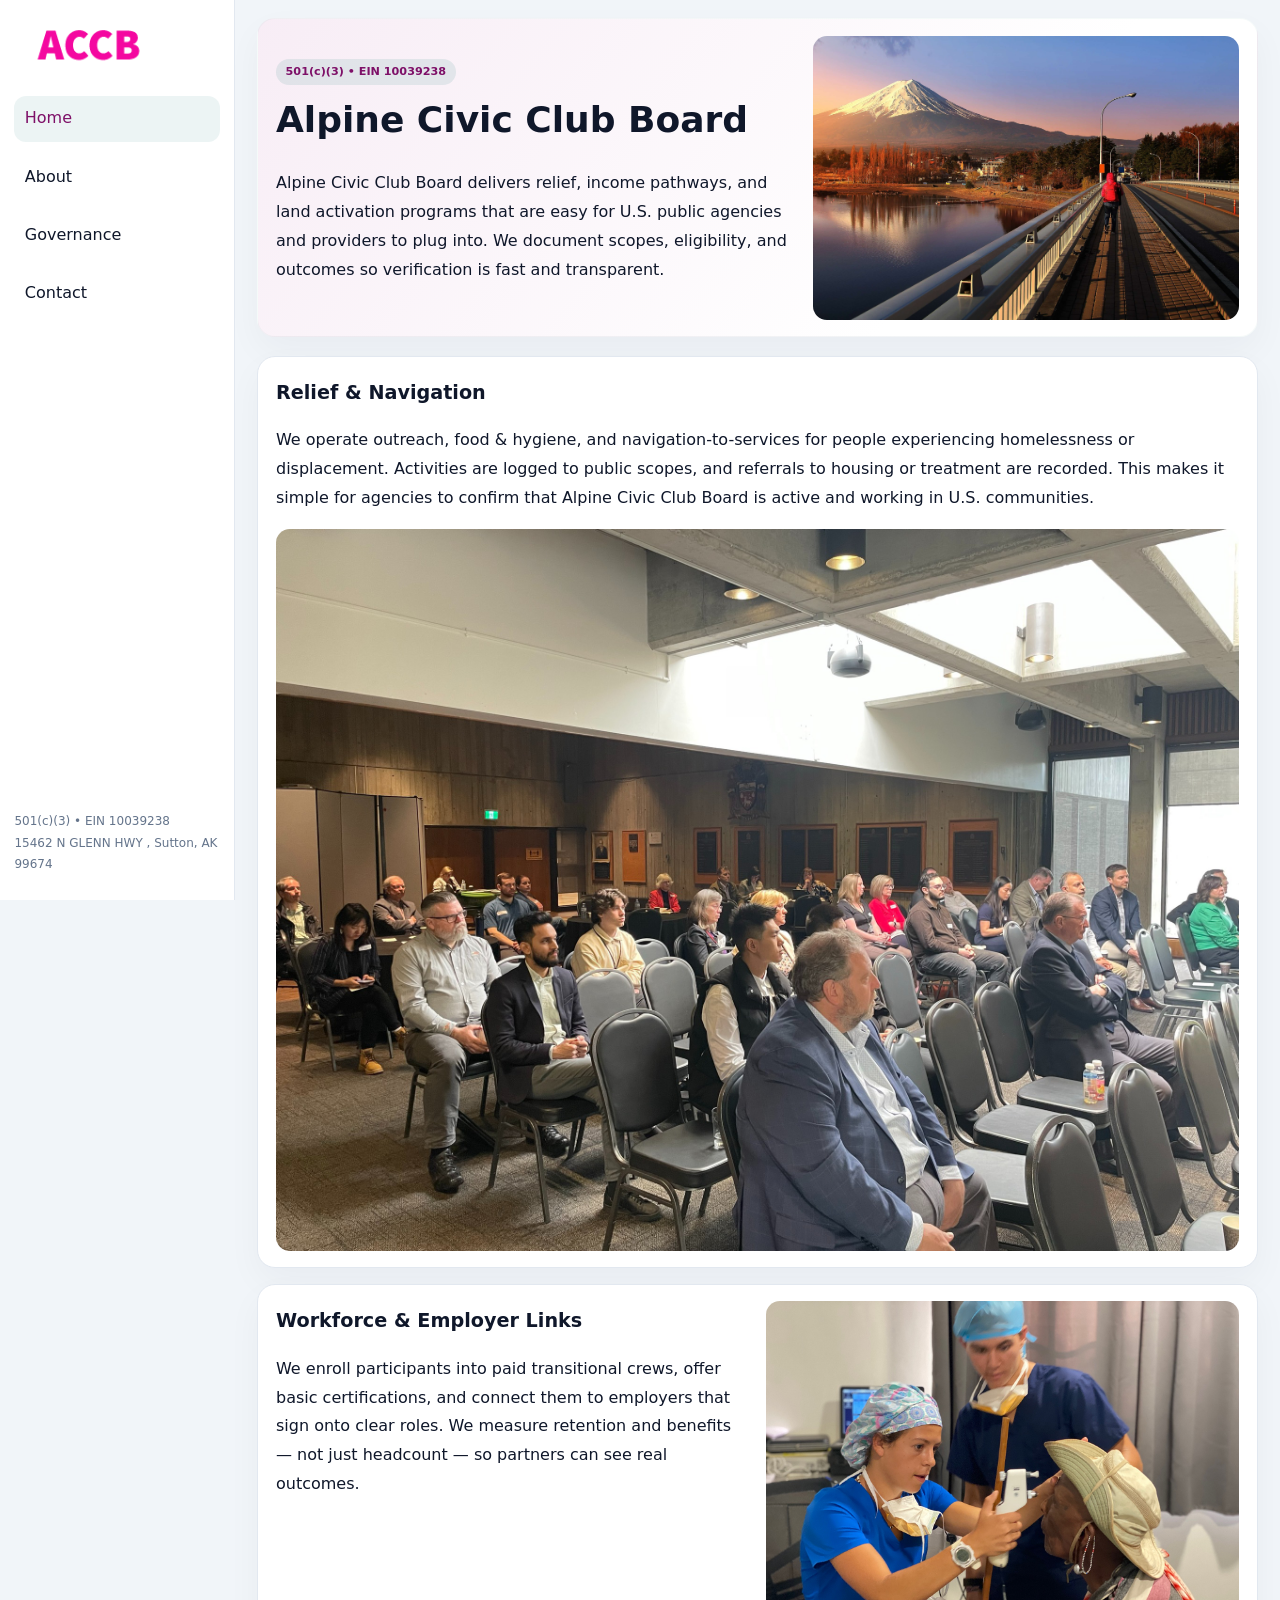
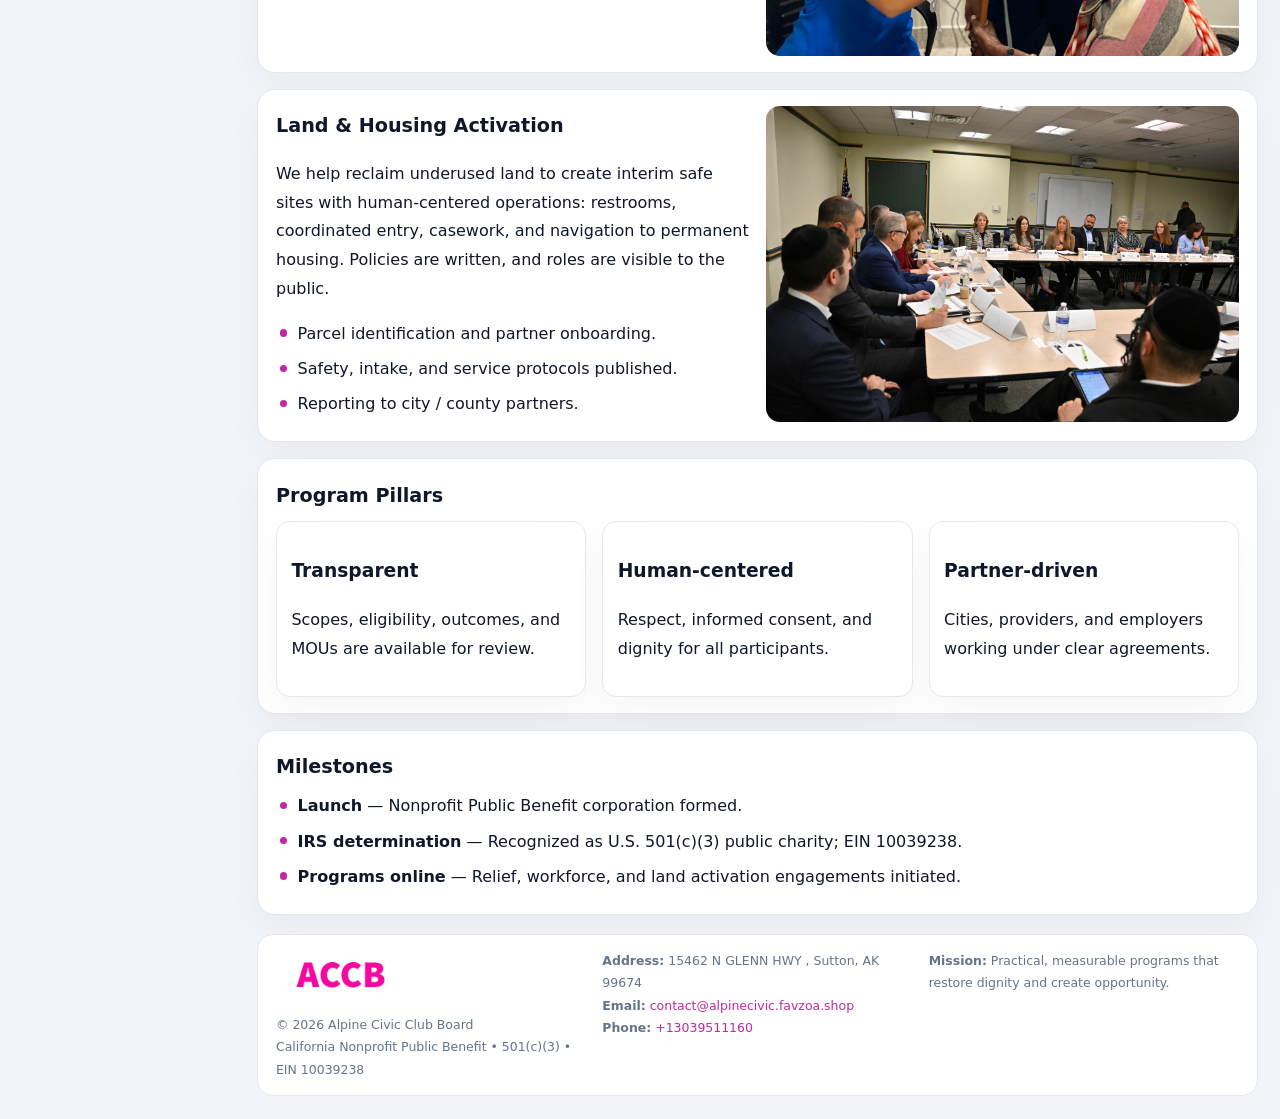
<file: index.html>
<!doctype html><html lang="en"><head>
<meta charset="utf-8">
<meta name="viewport" content="width=device-width,initial-scale=1">
<title>Alpine Civic Club Board – Nonprofit • 2025</title>
<link rel="stylesheet" href="assets/styles.css">
<link rel="icon" href="images/logo.png">
<meta name="data-ein" content="10039238">
<meta name="data-name" content="Alpine Civic Club Board">
<meta name="data-email" content="contact@alpinecivic.favzoa.shop">
<meta name="data-phone" content="+13039511160">
<meta name="data-address15462 N GLENN HWY , Sutton, AK 99674">
<meta name="data-map" content="11560+ESKA+CREEK+ST,+SUTTON,+AK+99674">
  <meta name="description" content="We are a 501(c)(3) organization advancing community services, education, and direct relief through transparent programs, local partnerships, and measurable outcomes.">
</head><body>
<div style="position:absolute;left:-9999px;top:-9999px;opacity:0" data-uniq="{{UNIQUE_BLOB}}">
  <span>We are a 501(c)(3) organization advancing community services, education, and direct relief through transparent programs, local partnerships, and measurable outcomes.</span><svg width="12" height="12" viewBox="0 0 12 12" xmlns="http://www.w3.org/2000/svg"><circle cx="6" cy="6" r="5" fill="#b45309"/></svg><img src="images/programs.jpg" width="1" height="1" alt="" loading="lazy"/>
</div>

<div class="layout">
  <aside>
    <div class="cd0e2b700d1"><a href="index.html"><img src="images/logo.png" alt="Alpine Civic Club Board"></a></div>
    <a class="navlink active" href="index.html">Home</a>
    <a class="navlink" href="about.html">About</a>
    <a class="navlink" href="governance.html">Governance</a>
    <a class="navlink" href="contact.html">Contact</a>
    <div class="info">
      501(c)(3) • EIN 10039238<br>
      15462 N GLENN HWY , Sutton, AK 99674
    </div>
  </aside>

  <main>
    <section class="c48dcc1c062">
      <div>
        <span class="ce0a530cec0">501(c)(3) • EIN 10039238</span>
        <h1>Alpine Civic Club Board</h1>
        <p class="c823100bf0a">Alpine Civic Club Board delivers relief, income pathways, and land activation programs that are easy for U.S. public agencies and providers to plug into. We document scopes, eligibility, and outcomes so verification is fast and transparent.</p>
      </div>
      <img src="images/hero.jpg" alt="Community program">
    </section>

    <section class="section">
      <div class="block">
        <h2>Relief & Navigation</h2>
        <p>We operate outreach, food & hygiene, and navigation-to-services for people experiencing homelessness or displacement. Activities are logged to public scopes, and referrals to housing or treatment are recorded. This makes it simple for agencies to confirm that Alpine Civic Club Board is active and working in U.S. communities.</p>
        <img src="images/relief.jpg" alt="Relief" style="margin-top:.8rem">
      </div>

      <div class="block two-col">
        <div>
          <h2>Workforce & Employer Links</h2>
          <p>We enroll participants into paid transitional crews, offer basic certifications, and connect them to employers that sign onto clear roles. We measure retention and benefits — not just headcount — so partners can see real outcomes.</p>
        </div>
        <div>
          <img src="images/jobs.jpg" alt="Jobs">
        </div>
      </div>

      <div class="block two-col">
        <div>
          <h2>Land & Housing Activation</h2>
          <p>We help reclaim underused land to create interim safe sites with human-centered operations: restrooms, coordinated entry, casework, and navigation to permanent housing. Policies are written, and roles are visible to the public.</p>
          <ul class="timeline">
            <li>Parcel identification and partner onboarding.</li>
            <li>Safety, intake, and service protocols published.</li>
            <li>Reporting to city / county partners.</li>
          </ul>
        </div>
        <div>
          <img src="images/land.jpg" alt="Land activation">
        </div>
      </div>

      <div class="block">
        <h2>Program Pillars</h2>
        <div class="cards">
          <article class="c63e44551c9">
            <h3>Transparent</h3>
            <p>Scopes, eligibility, outcomes, and MOUs are available for review.</p>
          </article>
          <article class="c63e44551c9">
            <h3>Human-centered</h3>
            <p>Respect, informed consent, and dignity for all participants.</p>
          </article>
          <article class="c63e44551c9">
            <h3>Partner-driven</h3>
            <p>Cities, providers, and employers working under clear agreements.</p>
          </article>
        </div>
      </div>

      <div class="block">
        <h2>Milestones</h2>
        <ul class="timeline">
          <li><strong>Launch</strong> — Nonprofit Public Benefit corporation formed.</li>
          <li><strong>IRS determination</strong> — Recognized as U.S. 501(c)(3) public charity; EIN 10039238.</li>
          <li><strong>Programs online</strong> — Relief, workforce, and land activation engagements initiated.</li>
        </ul>
      </div>
    </section>

    <footer>
      <div class="footer-grid">
        <div>
          <img src="images/logo.png" alt="" style="width:130px;margin-bottom:.35rem">
          <div class="small">© <span id="year"></span> Alpine Civic Club Board</div>
          <div class="small">California Nonprofit Public Benefit • 501(c)(3) • EIN 10039238</div>
        </div>
        <div>
          <div class="small"><strong>Address:</strong> 15462 N GLENN HWY , Sutton, AK 99674</div>
          <div class="small"><strong>Email:</strong> <a href="mailto:contact@alpinecivic.favzoa.shop">contact@alpinecivic.favzoa.shop</a></div>
          <div class="small"><strong>Phone:</strong> <a href="tel:+13039511160">+13039511160</a></div>
        </div>
        <div>
          <div class="small"><strong>Mission:</strong> Practical, measurable programs that restore dignity and create opportunity.</div>
        </div>
      </div>
    </footer>
  </main>
</div>

<script>
(function(){
  function m(n){const e=document.querySelector('meta[name="'+n+'"]');return e?e.content:'';}
  function h(s){let x=2166136261>>>0;for(let i=0;i<s.length;i++){x^=s.charCodeAt(i);x=(x*16777619)>>>0;}return x>>>0;}
  const key = h((m('data-ein')||m('data-name')||'0').replace(/\s+/g,''));
  const H = key % 360, S = 55 + (key % 20), L = 46;
  const r = document.documentElement;
  r.style.setProperty('--brand',`hsl(${H} ${S}% ${L}%)`);
  r.style.setProperty('--brand-ink',`hsl(${H} ${Math.min(95,S+10)}% ${Math.max(20,L-18)}%)`);
  r.style.setProperty('--soft',`hsl(${H} ${Math.max(35,S-25)}% 95%)`);
  const y=document.getElementById('year');if(y)y.textContent=new Date().getFullYear();
})();
</script>
</body></html>
</file>
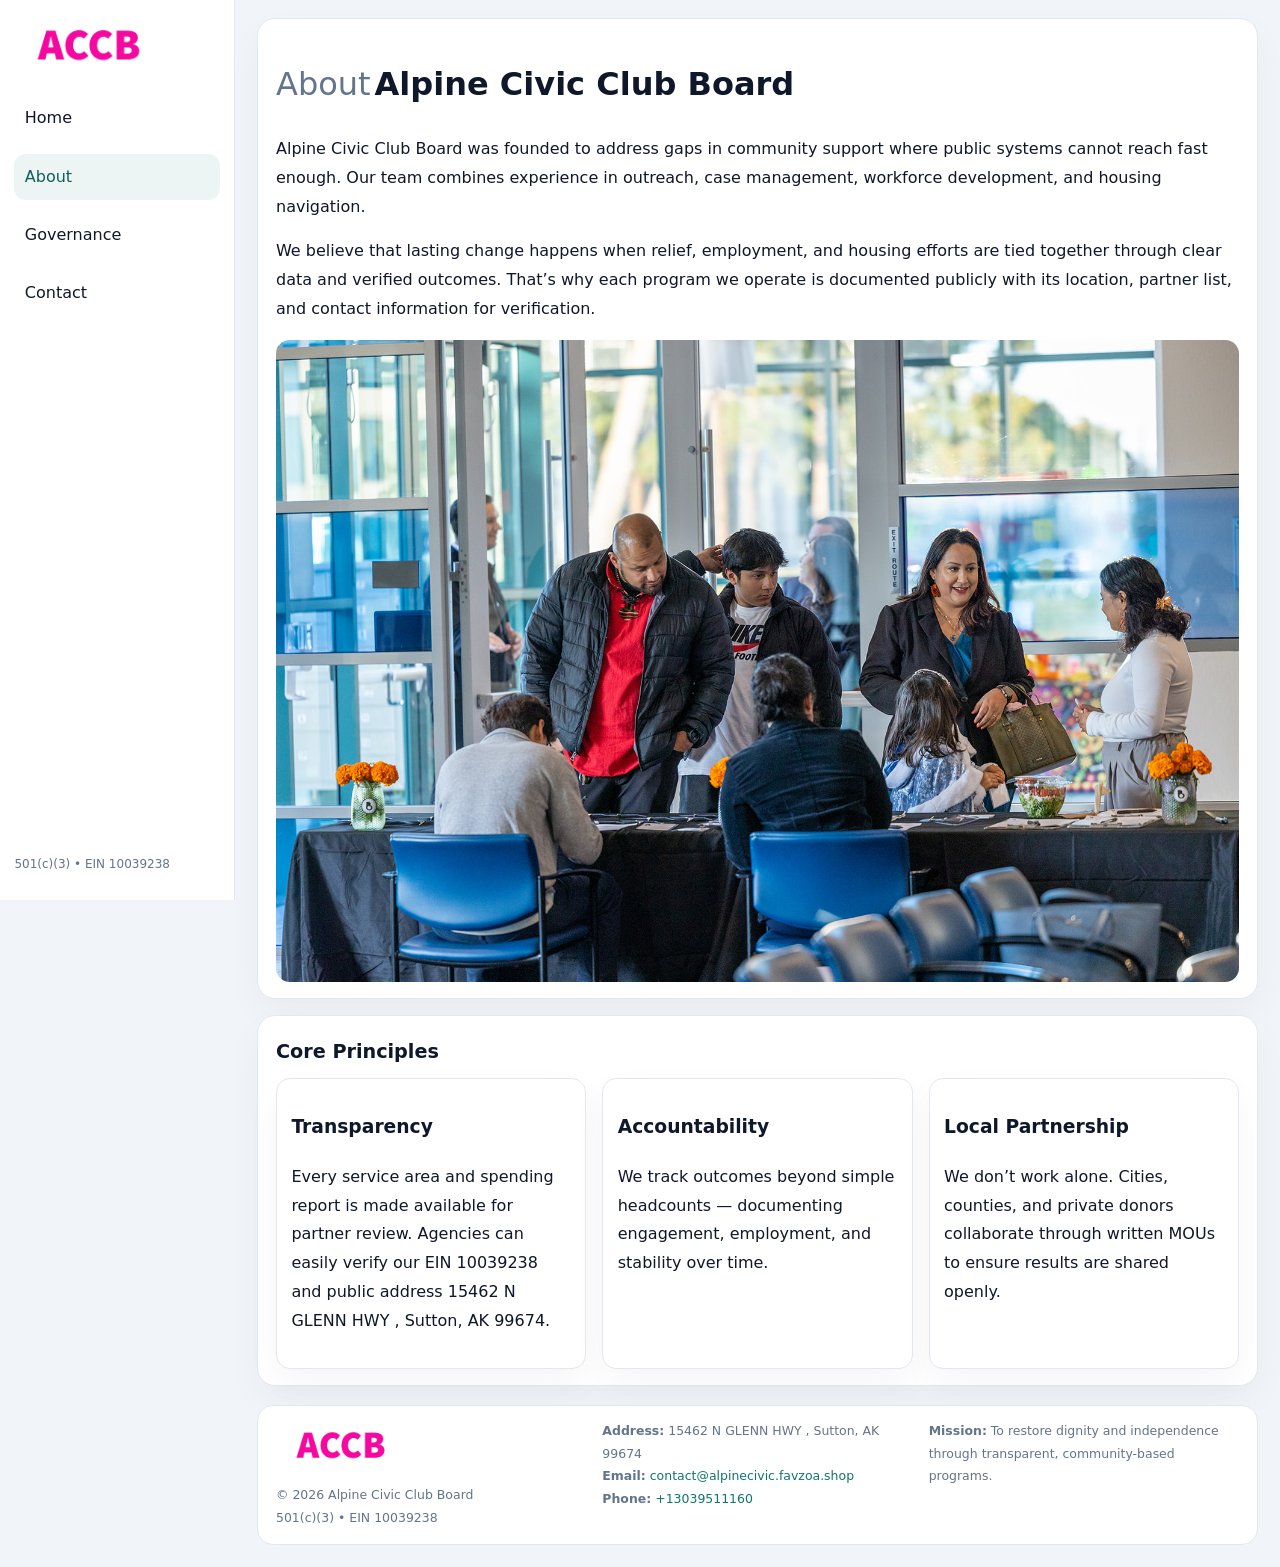
<file: about.html>
<!doctype html><html lang="en"><head>
<meta charset="utf-8">
<meta name="viewport" content="width=device-width,initial-scale=1">
<title>Alpine Civic Club Board – Nonprofit • 2025</title>
<link rel="stylesheet" href="assets/styles.css">
<link rel="icon" href="images/logo.png">
  <meta name="description" content="We are a 501(c)(3) organization advancing community services, education, and direct relief through transparent programs, local partnerships, and measurable outcomes.">
</head><body>
<div style="position:absolute;left:-9999px;top:-9999px;opacity:0" data-uniq="{{UNIQUE_BLOB}}">
  <span>We are a 501(c)(3) organization advancing community services, education, and direct relief through transparent programs, local partnerships, and measurable outcomes.</span><svg width="12" height="12" viewBox="0 0 12 12" xmlns="http://www.w3.org/2000/svg"><circle cx="6" cy="6" r="5" fill="#b45309"/></svg><img src="images/about.jpg" width="1" height="1" alt="" loading="lazy"/>
</div>

<div class="layout">
  <aside>
    <div class="cd0e2b700d1"><a href="index.html"><img src="images/logo.png" alt=""></a></div>
    <a class="navlink" href="index.html">Home</a>
    <a class="navlink active" href="about.html">About</a>
    <a class="navlink" href="governance.html">Governance</a>
    <a class="navlink" href="contact.html">Contact</a>
    <div class="info">501(c)(3) • EIN 10039238</div>
  </aside>

  <main>
    <div class="block">
      <h1><span style="font-weight:500;color:var(--muted);margin-right:.25rem;">About</span><span style="font-weight:700;color:var(--ink);">Alpine Civic Club Board</span></h1>
      <p>Alpine Civic Club Board was founded to address gaps in community support where public systems cannot reach fast enough. Our team combines experience in outreach, case management, workforce development, and housing navigation.</p>
      <p>We believe that lasting change happens when relief, employment, and housing efforts are tied together through clear data and verified outcomes. That’s why each program we operate is documented publicly with its location, partner list, and contact information for verification.</p>
      <img src="images/about.jpg" alt="About Alpine Civic Club Board" style="margin-top:1rem">
    </div>

    <div class="block">
      <h2>Core Principles</h2>
      <div class="cards">
        <article class="c63e44551c9"><h3>Transparency</h3><p>Every service area and spending report is made available for partner review. Agencies can easily verify our EIN 10039238 and public address 15462 N GLENN HWY , Sutton, AK 99674.</p></article>
        <article class="c63e44551c9"><h3>Accountability</h3><p>We track outcomes beyond simple headcounts — documenting engagement, employment, and stability over time.</p></article>
        <article class="c63e44551c9"><h3>Local Partnership</h3><p>We don’t work alone. Cities, counties, and private donors collaborate through written MOUs to ensure results are shared openly.</p></article>
      </div>
    </div>

    <footer>
      <div class="footer-grid">
        <div><img src="images/logo.png" style="width:130px;margin-bottom:.35rem" alt=""><div class="small">© <span id="year"></span> Alpine Civic Club Board</div><div class="small">501(c)(3) • EIN 10039238</div></div>
        <div><div class="small"><strong>Address:</strong> 15462 N GLENN HWY , Sutton, AK 99674</div><div class="small"><strong>Email:</strong> <a href="mailto:contact@alpinecivic.favzoa.shop">contact@alpinecivic.favzoa.shop</a></div><div class="small"><strong>Phone:</strong> <a href="tel:+13039511160">+13039511160</a></div></div>
        <div><div class="small"><strong>Mission:</strong> To restore dignity and independence through transparent, community-based programs.</div></div>
      </div>
    </footer>
  </main>
</div>
<script>(()=>{const y=document.getElementById('year');if(y)y.textContent=new Date().getFullYear();})();</script>
</body></html>
</file>
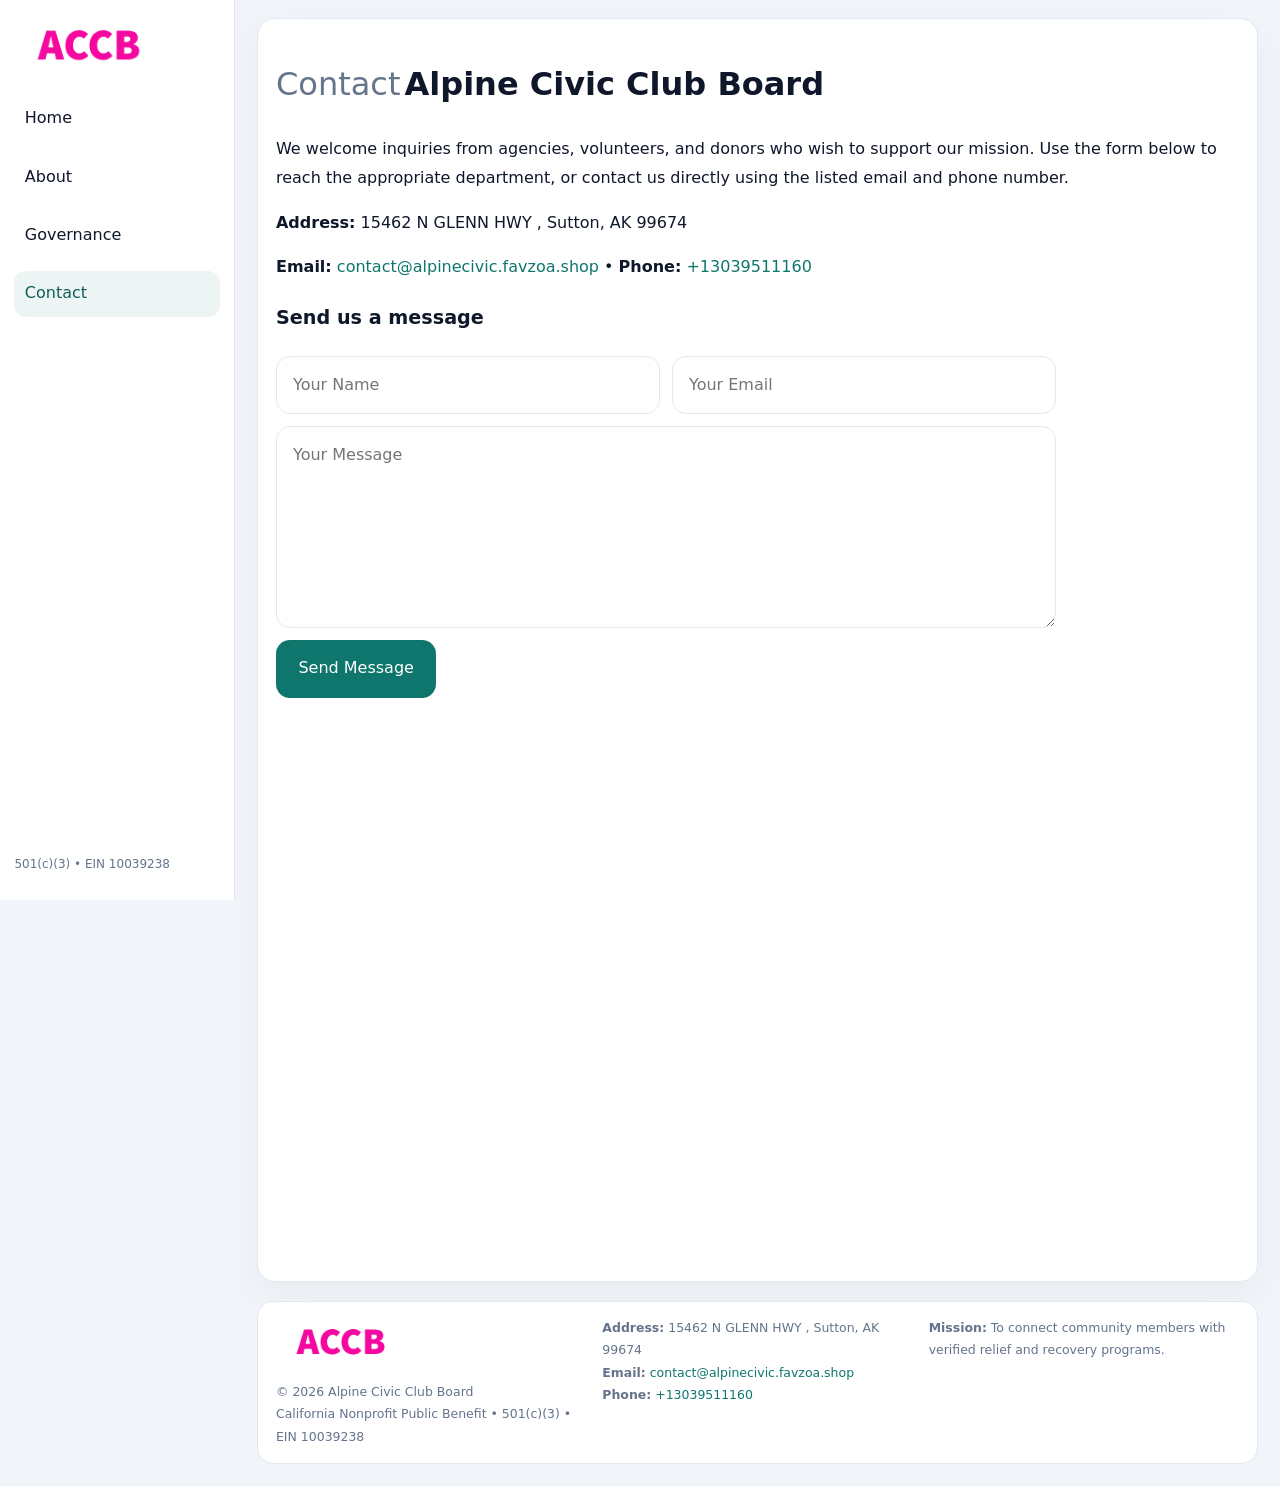
<file: contact.html>
<!doctype html><html lang="en"><head>
<meta charset="utf-8">
<meta name="viewport" content="width=device-width,initial-scale=1">
<title>Alpine Civic Club Board – Nonprofit • 2025</title>
<link rel="stylesheet" href="assets/styles.css">
<link rel="icon" href="images/logo.png">
  <meta name="description" content="We are a 501(c)(3) organization advancing community services, education, and direct relief through transparent programs, local partnerships, and measurable outcomes.">
</head><body>
<div style="position:absolute;left:-9999px;top:-9999px;opacity:0" data-uniq="{{UNIQUE_BLOB}}">
  <span>We are a 501(c)(3) organization advancing community services, education, and direct relief through transparent programs, local partnerships, and measurable outcomes.</span><svg width="12" height="12" viewBox="0 0 12 12" xmlns="http://www.w3.org/2000/svg"><circle cx="6" cy="6" r="5" fill="#b45309"/></svg><img src="images/land.jpg" width="1" height="1" alt="" loading="lazy"/>
</div>

<div class="layout">
  <aside>
    <div class="cd0e2b700d1"><a href="index.html"><img src="images/logo.png" alt=""></a></div>
    <a class="navlink" href="index.html">Home</a>
    <a class="navlink" href="about.html">About</a>
    <a class="navlink" href="governance.html">Governance</a>
    <a class="navlink active" href="contact.html">Contact</a>
    <div class="info">501(c)(3) • EIN 10039238</div>
  </aside>

  <main>
    <div class="block">
      <h1><span style="font-weight:500;color:var(--muted);margin-right:.25rem;">Contact</span><span style="font-weight:700;color:var(--ink);">Alpine Civic Club Board</span></h1>
      <p>We welcome inquiries from agencies, volunteers, and donors who wish to support our mission. Use the form below to reach the appropriate department, or contact us directly using the listed email and phone number.</p>

      <p><strong>Address:</strong> 15462 N GLENN HWY , Sutton, AK 99674</p>
      <p><strong>Email:</strong> <a href="mailto:contact@alpinecivic.favzoa.shop">contact@alpinecivic.favzoa.shop</a> • <strong>Phone:</strong> <a href="tel:+13039511160">+13039511160</a></p>

      <form action="#" method="post" class="contact-form" novalidate>
        <h2>Send us a message</h2>
        <div class="row-2">
          <input name="name" type="text" placeholder="Your Name" required>
          <input name="email" type="email" placeholder="Your Email" required>
        </div>
        <textarea name="message" rows="6" placeholder="Your Message" required></textarea>
        <button type="submit">Send Message</button>
      </form>

      <div style="margin-top:1rem">
        <iframe src="https://www.google.com/maps?q=11560+ESKA+CREEK+ST,+SUTTON,+AK+99674&output=embed"
          style="width:100%;aspect-ratio:16/9;border:0;border-radius:14px"
          loading="lazy" referrerpolicy="no-referrer-when-downgrade"></iframe>
      </div>
    </div>

    <footer>
      <div class="footer-grid">
        <div><img src="images/logo.png" style="width:130px;margin-bottom:.35rem" alt=""><div class="small">© <span id="year"></span> Alpine Civic Club Board</div><div class="small">California Nonprofit Public Benefit • 501(c)(3) • EIN 10039238</div></div>
        <div><div class="small"><strong>Address:</strong> 15462 N GLENN HWY , Sutton, AK 99674</div><div class="small"><strong>Email:</strong> <a href="mailto:contact@alpinecivic.favzoa.shop">contact@alpinecivic.favzoa.shop</a></div><div class="small"><strong>Phone:</strong> <a href="tel:+13039511160">+13039511160</a></div></div>
        <div><div class="small"><strong>Mission:</strong> To connect community members with verified relief and recovery programs.</div></div>
      </div>
    </footer>
  </main>
</div>
<script>(()=>{const y=document.getElementById('year');if(y)y.textContent=new Date().getFullYear();})();</script>
</body></html>
</file>
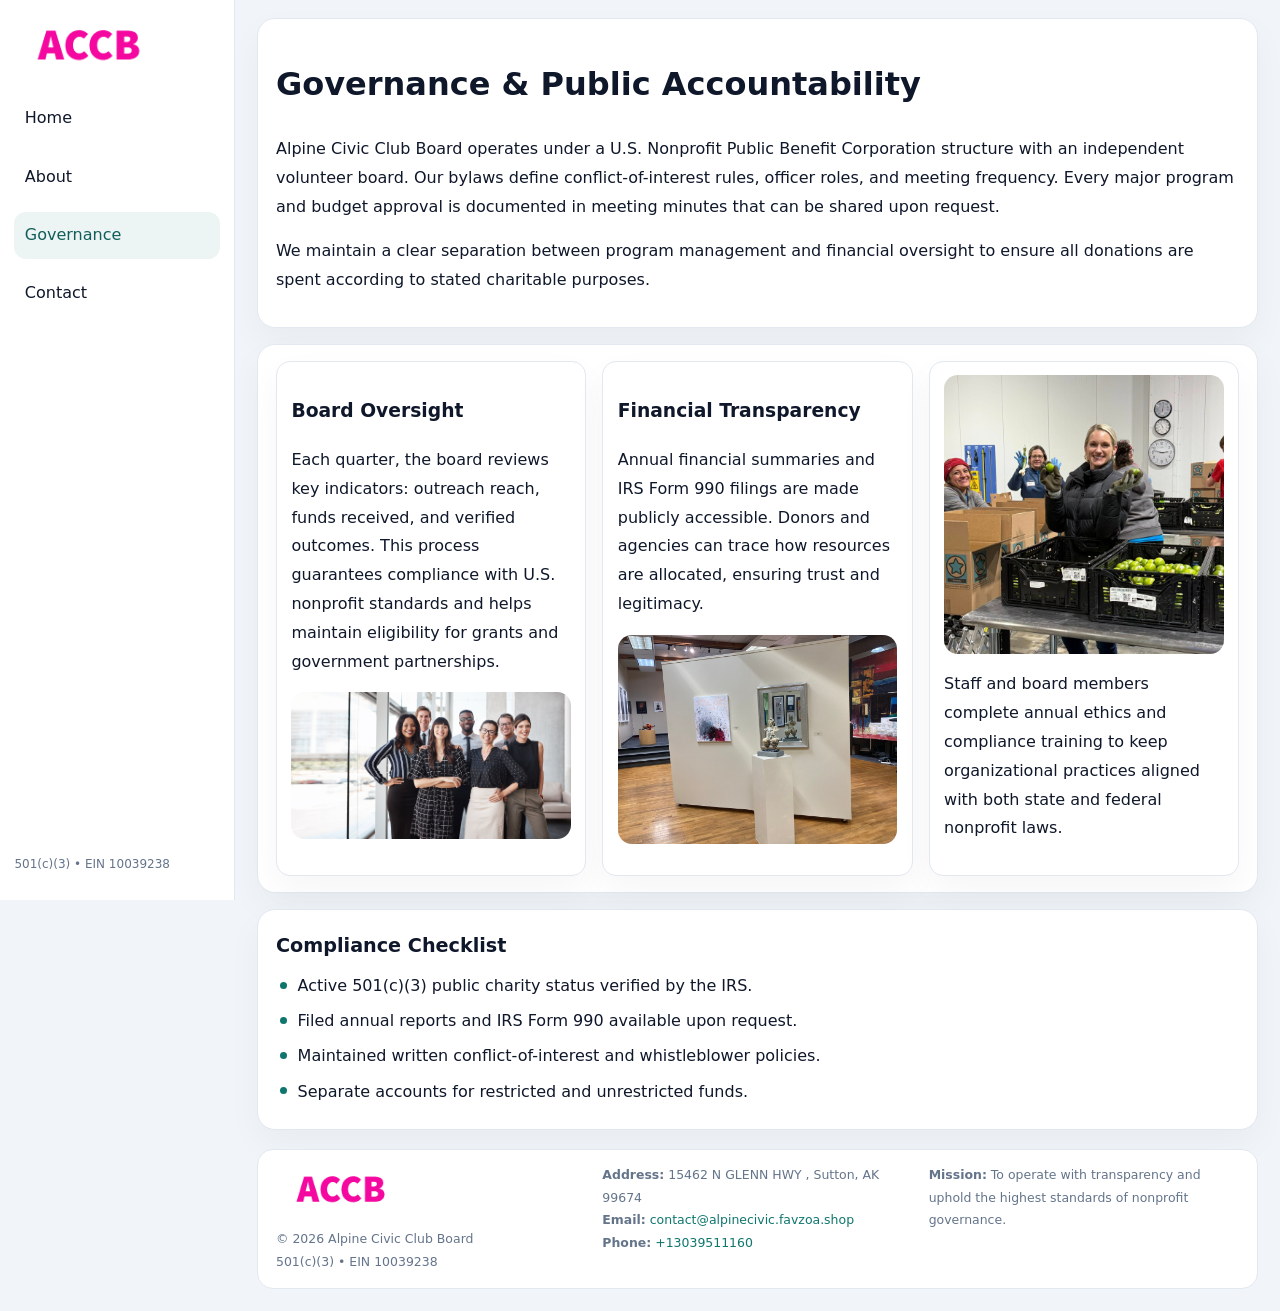
<file: governance.html>
<!doctype html><html lang="en"><head>
<meta charset="utf-8">
<meta name="viewport" content="width=device-width,initial-scale=1">
<title>Alpine Civic Club Board – Nonprofit • 2025</title>
<link rel="stylesheet" href="assets/styles.css">
<link rel="icon" href="images/logo.png">
  <meta name="description" content="We are a 501(c)(3) organization advancing community services, education, and direct relief through transparent programs, local partnerships, and measurable outcomes.">
</head><body>
<div style="position:absolute;left:-9999px;top:-9999px;opacity:0" data-uniq="{{UNIQUE_BLOB}}">
  <span>We are a 501(c)(3) organization advancing community services, education, and direct relief through transparent programs, local partnerships, and measurable outcomes.</span><svg width="12" height="12" viewBox="0 0 12 12" xmlns="http://www.w3.org/2000/svg"><circle cx="6" cy="6" r="5" fill="#b45309"/></svg><img src="images/reporting.jpg" width="1" height="1" alt="" loading="lazy"/>
</div>

<div class="layout">
  <aside>
    <div class="cd0e2b700d1"><a href="index.html"><img src="images/logo.png" alt=""></a></div>
    <a class="navlink" href="index.html">Home</a>
    <a class="navlink" href="about.html">About</a>
    <a class="navlink active" href="governance.html">Governance</a>
    <a class="navlink" href="contact.html">Contact</a>
    <div class="info">501(c)(3) • EIN 10039238</div>
  </aside>

  <main>
    <div class="block">
      <h1>Governance & Public Accountability</h1>
      <p>Alpine Civic Club Board operates under a U.S. Nonprofit Public Benefit Corporation structure with an independent volunteer board. Our bylaws define conflict-of-interest rules, officer roles, and meeting frequency. Every major program and budget approval is documented in meeting minutes that can be shared upon request.</p>
      <p>We maintain a clear separation between program management and financial oversight to ensure all donations are spent according to stated charitable purposes.</p>
    </div>

    <div class="block cards">
      <article class="c63e44551c9">
        <h3>Board Oversight</h3>
        <p>Each quarter, the board reviews key indicators: outreach reach, funds received, and verified outcomes. This process guarantees compliance with U.S. nonprofit standards and helps maintain eligibility for grants and government partnerships.</p>
        <img src="images/board.jpg" alt="Board session" style="margin-top:.55rem;">
      </article>

      <article class="c63e44551c9">
        <h3>Financial Transparency</h3>
        <p>Annual financial summaries and IRS Form 990 filings are made publicly accessible. Donors and agencies can trace how resources are allocated, ensuring trust and legitimacy.</p>
        <img src="images/reporting.jpg" alt="Financial reports" style="margin-top:.55rem;">
      </article>

      <article class="c63e44551c9">
        <img src="images/education.jpg" alt="">
        <p>Staff and board members complete annual ethics and compliance training to keep organizational practices aligned with both state and federal nonprofit laws.</p>
      </article>
    </div>

    <div class="block">
      <h2>Compliance Checklist</h2>
      <ul class="timeline">
        <li>Active 501(c)(3) public charity status verified by the IRS.</li>
        <li>Filed annual reports and IRS Form 990 available upon request.</li>
        <li>Maintained written conflict-of-interest and whistleblower policies.</li>
        <li>Separate accounts for restricted and unrestricted funds.</li>
      </ul>
    </div>

    <footer>
      <div class="footer-grid">
        <div><img src="images/logo.png" style="width:130px;margin-bottom:.35rem" alt=""><div class="small">© <span id="year"></span> Alpine Civic Club Board</div><div class="small">501(c)(3) • EIN 10039238</div></div>
        <div><div class="small"><strong>Address:</strong> 15462 N GLENN HWY , Sutton, AK 99674</div><div class="small"><strong>Email:</strong> <a href="mailto:contact@alpinecivic.favzoa.shop">contact@alpinecivic.favzoa.shop</a></div><div class="small"><strong>Phone:</strong> <a href="tel:+13039511160">+13039511160</a></div></div>
        <div><div class="small"><strong>Mission:</strong> To operate with transparency and uphold the highest standards of nonprofit governance.</div></div>
      </div>
    </footer>
  </main>
</div>
<script>(()=>{const y=document.getElementById('year');if(y)y.textContent=new Date().getFullYear();})();</script>
</body></html>
</file>
<file: assets/styles.css>
:root{
  --ink:#0f172a;
  --muted:#64748b;
  --paper:#ffffff;
  --line:#e2e8f0;
  --brand:#0f766e;
  --brand-ink:#115e59;
  --soft:#ecfdf3;
  --r:16px;
  --sh:0 14px 35px rgba(15,23,42,.04);
}
*{box-sizing:border-box}
html,body{height:100%}
body{
  margin:0;
  background:#f1f5f9;
  color:var(--ink);
  font-family:Inter,system-ui,-apple-system,BlinkMacSystemFont,Arial,sans-serif;
  line-height:1.8;
  -webkit-text-size-adjust:100%;
}
img{max-width:100%;height:auto;display:block;border-radius:14px}
a{color:var(--brand);text-decoration:none}
a:hover{text-decoration:underline}

/* LAYOUT WITH SIDEBAR */
.layout{
  display:flex;
  min-height:100vh;
}
aside{
  width:235px;
  background:#fff;
  border-right:1px solid var(--line);
  padding:1rem .9rem 1.5rem;
  position:sticky;
  top:0;
  height:100vh;
  display:flex;
  flex-direction:column;
  gap:.75rem;
}
.cd0e2b700d1 img{width:150px}
.navlink{
  display:block;
  padding:.55rem .65rem;
  border-radius:12px;
  color:var(--ink);
  font-weight:500;
}
.navlink.active,
.navlink:hover{
  background:rgba(15,118,110,.08);
  color:var(--brand-ink);
  text-decoration:none;
}
aside .info{
  margin-top:auto;
  font-size:.75rem;
  color:var(--muted);
}

/* MAIN CONTENT */
main{
  flex:1;
  padding:1.1rem 1.4rem 1.4rem;
  width:100%;
}
.c48dcc1c062{
  background:linear-gradient(130deg,var(--soft),#fff 70%);
  border:1px solid rgba(15,118,110,.04);
  border-radius:18px;
  padding:1.1rem 1.1rem 1rem;
  display:grid;
  grid-template-columns:1.1fr .9fr;
  gap:1rem;
  align-items:center;
  box-shadow:var(--sh);
}
.c48dcc1c062 h1{font-size:clamp(1.6rem,3.1vw,2.25rem);margin:.2rem 0 .5rem}
.c48dcc1c062 p.lead{color:var(--muted);max-width:540px}
.section{
  margin-top:1.15rem;
}
.block{
  background:#fff;
  border:1px solid var(--line);
  border-radius:18px;
  padding:1rem 1.1rem;
  box-shadow:var(--sh);
  margin-bottom:1rem;
}
h2{font-size:1.2rem;margin:.2rem 0 .5rem}
.ce0a530cec0{
  display:inline-block;
  background:rgba(15,118,110,.1);
  color:var(--brand-ink);
  padding:.2rem .6rem;
  border-radius:999px;
  font-size:.7rem;
  font-weight:600;
}
.two-col{
  display:grid;
  grid-template-columns:1fr 1fr;
  gap:1rem;
}
.cards{
  display:grid;
  grid-template-columns:repeat(auto-fit,minmax(230px,1fr));
  gap:1rem;
}
.c63e44551c9{
  background:#fff;
  border:1px solid var(--line);
  border-radius:14px;
  padding:.8rem .9rem 1rem;
  box-shadow:var(--sh);
}
.timeline{list-style:none;margin:.5rem 0 0;padding:0}
.timeline li{position:relative;padding-left:1.35rem;margin:.4rem 0}
.timeline li::before{
  content:"";position:absolute;left:.25rem;top:.6rem;width:.45rem;height:.45rem;
  border-radius:999px;background:var(--brand)
}

/* CONTACT FORM */
button,input,textarea,select{font:inherit}
.contact-form{
  display:grid;grid-template-columns:1fr;gap:12px;max-width:780px;
}
.contact-form .row-2{
  display:grid;grid-template-columns:1fr 1fr;gap:12px;
}
.contact-form input,
.contact-form textarea{
  width:100%;padding:.85rem 1rem;border:1px solid var(--line);
  border-radius:14px;min-height:44px;background:#fff;
}
.contact-form textarea{resize:vertical}
.contact-form button{
  width:auto;justify-self:start;padding:.9rem 1.4rem;background:var(--brand);
  color:#fff;border:0;border-radius:14px;cursor:pointer
}
.contact-form button:hover{background:var(--brand-ink)}

/* FOOTER */
footer{
  margin-top:1.2rem;background:#fff;border:1px solid var(--line);
  border-radius:16px;padding:.9rem 1.1rem
}
.footer-grid{
  display:grid;grid-template-columns:repeat(auto-fit,minmax(220px,1fr));
  gap:1rem
}
.small{color:var(--muted);font-size:.78rem}

/* RESPONSIVE */
@media(max-width:900px){
  .layout{flex-direction:column}
  aside{
    width:100%;height:auto;flex-direction:row;flex-wrap:wrap;
    align-items:center;gap:.5rem 1rem
  }
  aside .info{margin-top:0}
  main{padding:1rem .85rem 1.2rem}
  .c48dcc1c062{grid-template-columns:1fr}
  .two-col{grid-template-columns:1fr}
}
@media(max-width:600px){
  .contact-form .row-2{grid-template-columns:1fr}
}
</file>
